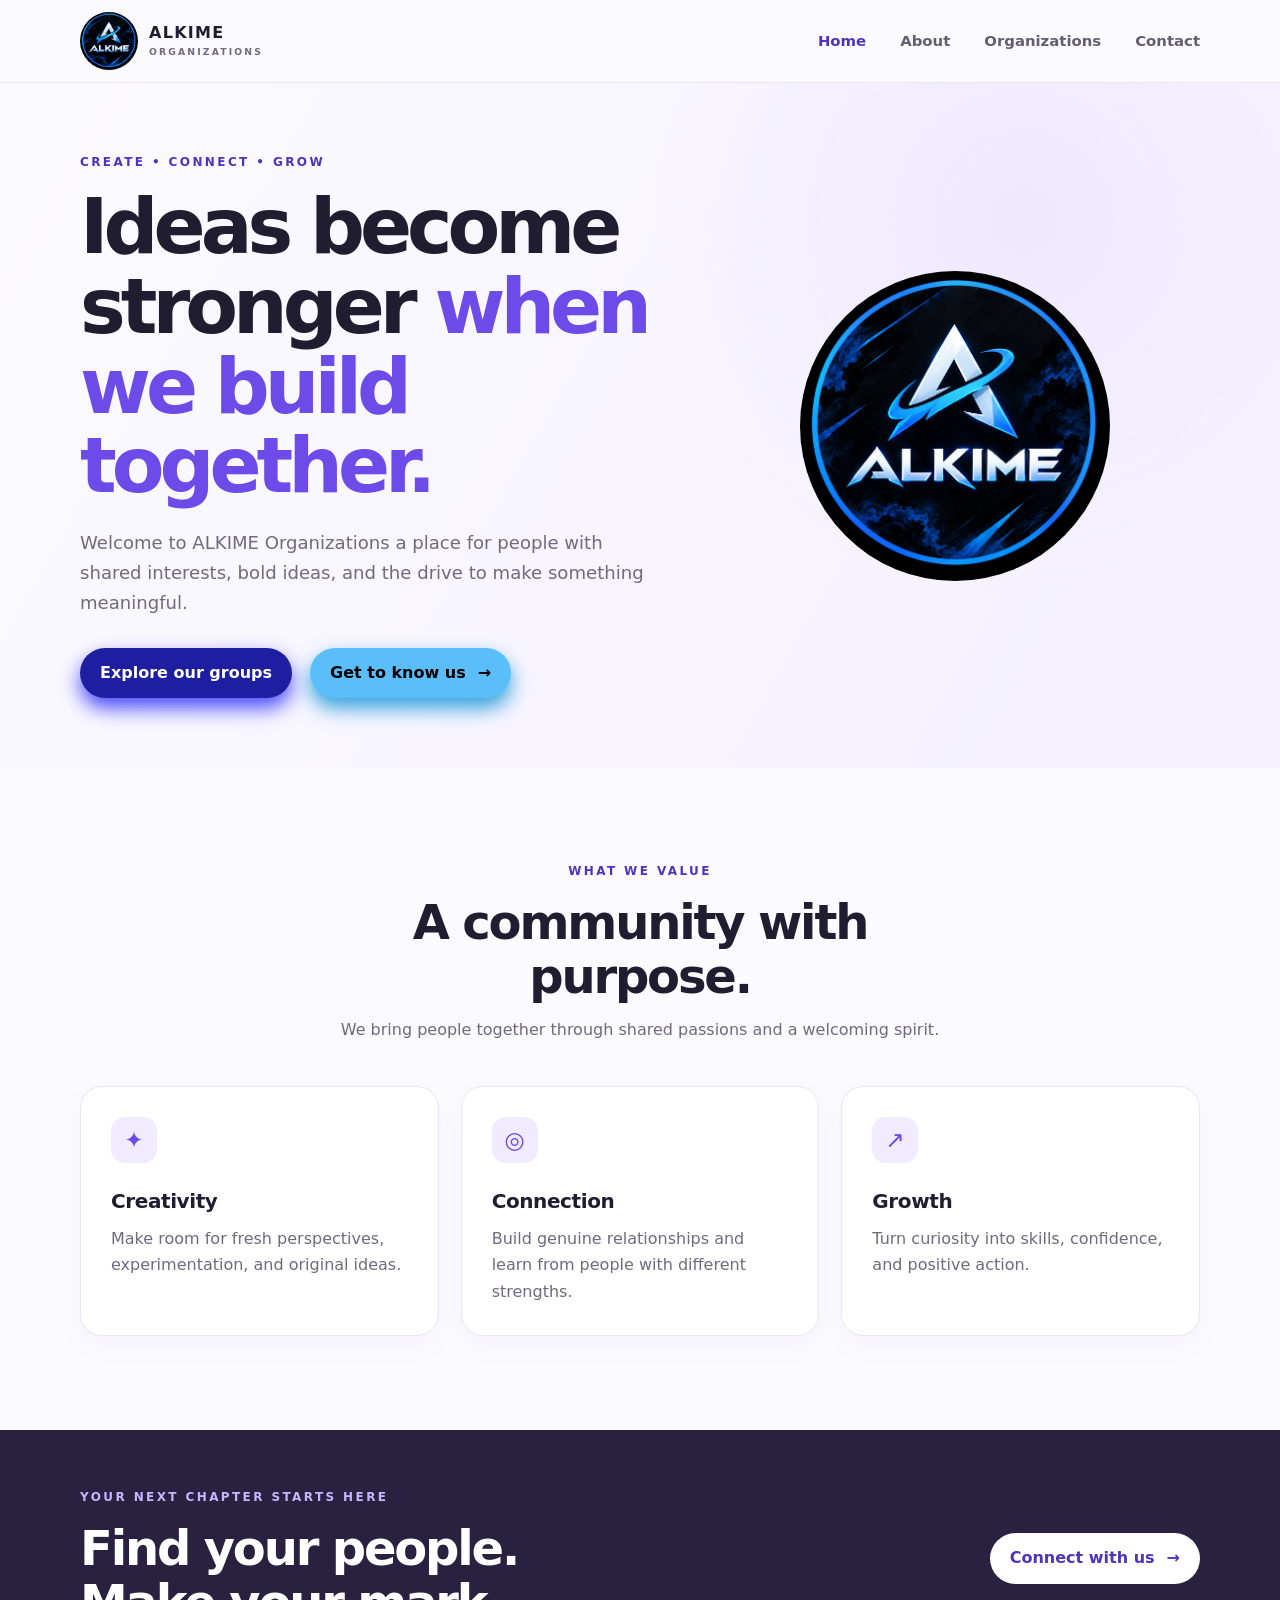
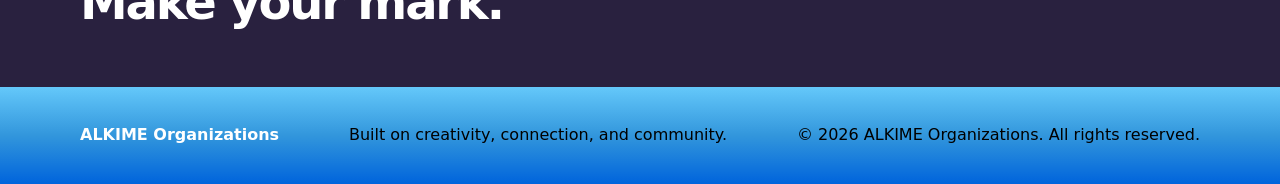
<file: index.html>
<!doctype html>
<html lang="en">
<head>
  <meta charset="utf-8">
  <meta name="viewport" content="width=device-width, initial-scale=1">
  <meta name="description" content="Discover ALKIME Organizations, a community built around creativity, collaboration, and growth.">
  <title>ALKIME Organizations | Home</title>
  <link rel="stylesheet" href="styles.css">
</head>

<body>
  <a class="skip-link" href="#main">Skip to main content</a>
  <header class="site-header">
    <div class="container header-inner">
      <a class="brand" href="index.html" aria-label="ALKIME Organizations home">
        <img class="brand-logo" src="Alkime.png" alt="ALKIME logo">
        <span>ALKIME <small>ORGANIZATIONS</small></span>
      </a>
      <nav aria-label="Main navigation">
        <ul class="nav-list">
          <li><a aria-current="page" href="index.html">Home</a></li>
          <li><a href="about.html">About</a></li>
          <li><a href="organizations.html">Organizations</a></li>
          <li><a href="contact.html">Contact</a></li>
        </ul>
      </nav>
    </div>
  </header>

  <main id="main">
    <section class="hero">
      <div class="container hero-grid">
        <div class="hero-copy">
          <p class="eyebrow">CREATE • CONNECT • GROW</p>
          <h1>Ideas become stronger <span>when we build together.</span></h1>
          <p class="lead">Welcome to ALKIME Organizations a place for people with shared interests, bold ideas, and the drive to make something meaningful.</p>
          <div class="button-row">
            <a class="button button-primary" href="organizations.html">Explore our groups</a>
            <a class="button button-quiet" href="about.html">Get to know us <span aria-hidden="true">→</span></a>
          </div>
        </div>
        <div class="hero-art">
          <img class="hero-logo" src="Alkime.png" alt="ALKIME logo">
        </div>
      </div>
    </section>

    <section class="section container">
      <div class="section-heading">
        <p class="eyebrow">WHAT WE VALUE</p>
        <h2>A community with purpose.</h2>
        <p>We bring people together through shared passions and a welcoming spirit.</p>
      </div>
      <div class="card-grid three">
        <article class="info-card"><span class="card-icon" aria-hidden="true">✦</span><h3>Creativity</h3><p>Make room for fresh perspectives, experimentation, and original ideas.</p></article>
        <article class="info-card"><span class="card-icon" aria-hidden="true">◎</span><h3>Connection</h3><p>Build genuine relationships and learn from people with different strengths.</p></article>
        <article class="info-card"><span class="card-icon" aria-hidden="true">↗</span><h3>Growth</h3><p>Turn curiosity into skills, confidence, and positive action.</p></article>
      </div>
    </section>

    <section class="feature-band">
      <div class="container feature-inner">
        <div><p class="eyebrow">YOUR NEXT CHAPTER STARTS HERE</p><h2>Find your people.<br>Make your mark.</h2></div>
        <a class="button button-light" href="contact.html">Connect with us <span aria-hidden="true">→</span></a>
      </div>
    </section>
  </main>

  <footer class="site-footer">
    <div class="container footer-inner">
      <a class="footer-brand" href="index.html">ALKIME Organizations</a>
      <p>Built on creativity, connection, and community.</p>
      <small>© 2026 ALKIME Organizations. All rights reserved.</small>
    </div>
  </footer>
</body>
</html>
</file>
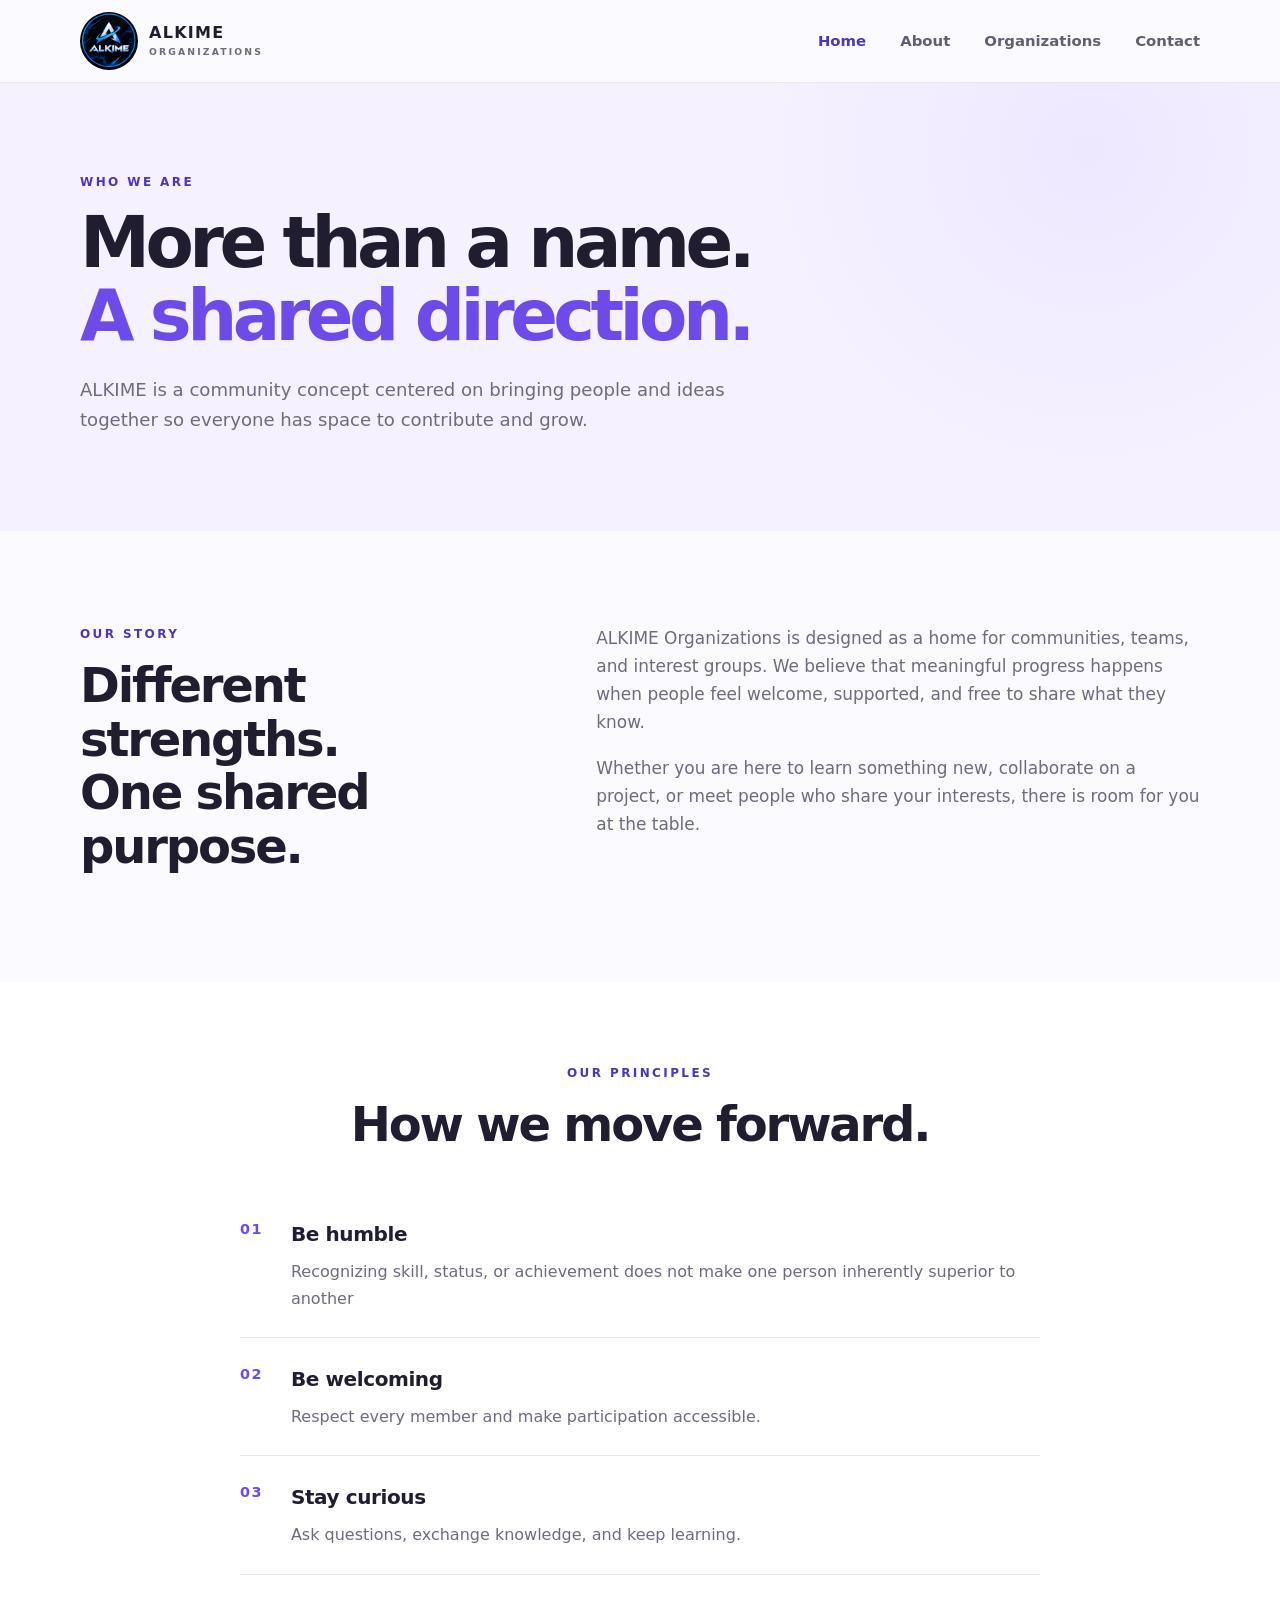
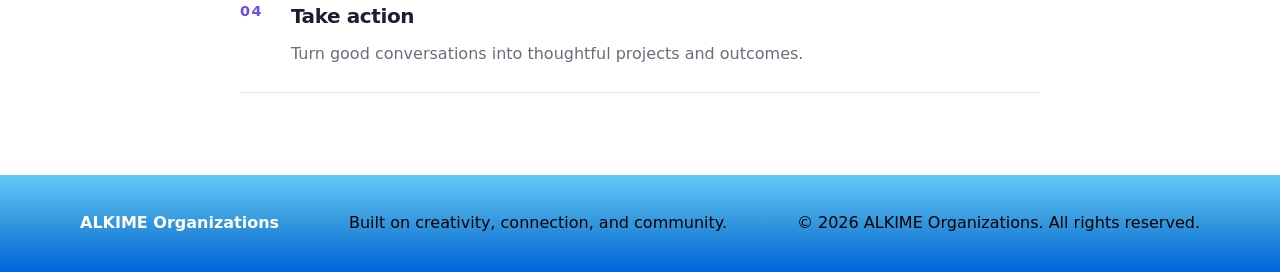
<file: about.html>
<!doctype html>
<html lang="en">
<head>
  <meta charset="utf-8">
  <meta name="viewport" content="width=device-width, initial-scale=1">
  <meta name="description" content="Learn about the purpose and values of ALKIME Organizations.">
  <title>About | ALKIME Organizations</title>
  <link rel="stylesheet" href="styles.css">
</head>

<body>
  <a class="skip-link" href="#main">Skip to main content</a>
  <header class="site-header">
    <div class="container header-inner">
      <a class="brand" href="index.html" aria-label="ALKIME Organizations home">
        <img class="brand-logo" src="Alkime.png" alt="ALKIME logo">
        <span>ALKIME <small>ORGANIZATIONS</small></span>
      </a>
      <nav aria-label="Main navigation">
        <ul class="nav-list">
          <li><a aria-current="page" href="index.html">Home</a></li>
          <li><a href="about.html">About</a></li>
          <li><a href="organizations.html">Organizations</a></li>
          <li><a href="contact.html">Contact</a></li>
        </ul>
      </nav>
    </div>
  </header>

  <main id="main">
    <section class="page-hero">
      <div class="container">
        <p class="eyebrow">WHO WE ARE</p>
        <h1>More than a name.<br><span>A shared direction.</span></h1>
        <p class="lead narrow">ALKIME is a community concept centered on bringing people and ideas together so everyone has space to contribute and grow.</p>
      </div>
    </section>

    <section class="section container split-section">
      <div>
        <p class="eyebrow">OUR STORY</p><h2>Different strengths.<br>One shared purpose.</h2>
      </div>

      <div class="prose">
        <p>ALKIME Organizations is designed as a home for communities, teams, and interest groups. We believe that meaningful progress happens when people feel welcome, supported, and free to share what they know.</p><p>Whether you are here to learn something new, collaborate on a project, or meet people who share your interests, there is room for you at the table.</p>
      </div>
    </section>
    <section class="values-section">
      <div class="container">
        <div class="section-heading">
          <p class="eyebrow">OUR PRINCIPLES</p><h2>How we move forward.</h2>
        </div>

        <div class="value-list">
          <article>
            <span>01</span>
              <div>
                <h3>Be humble</h3>
                <p>Recognizing skill, status, or achievement does not make one person inherently superior to another</p>
              </div>
          </article>
          <article>
            <span>02</span>
              <div>
                <h3>Be welcoming</h3>
                <p>Respect every member and make participation accessible.</p>
              </div>
          </article>

          <article>
            <span>03</span>
            <div>
              <h3>Stay curious</h3>
              <p>Ask questions, exchange knowledge, and keep learning.</p>
            </div>
          </article>

          <article>
            <span>04</span>
            <div>
              <h3>Take action</h3>
              <p>Turn good conversations into thoughtful projects and outcomes.</p>
            </div>
          </article>
        </div>
      </div>
    </section>
  </main>

  <footer class="site-footer">
    <div class="container footer-inner">
      <a class="footer-brand" href="index.html">ALKIME Organizations</a>
      <p>Built on creativity, connection, and community.</p>
      <small>© 2026 ALKIME Organizations. All rights reserved.</small>
    </div>
  </footer>
</body>
</html>
</file>
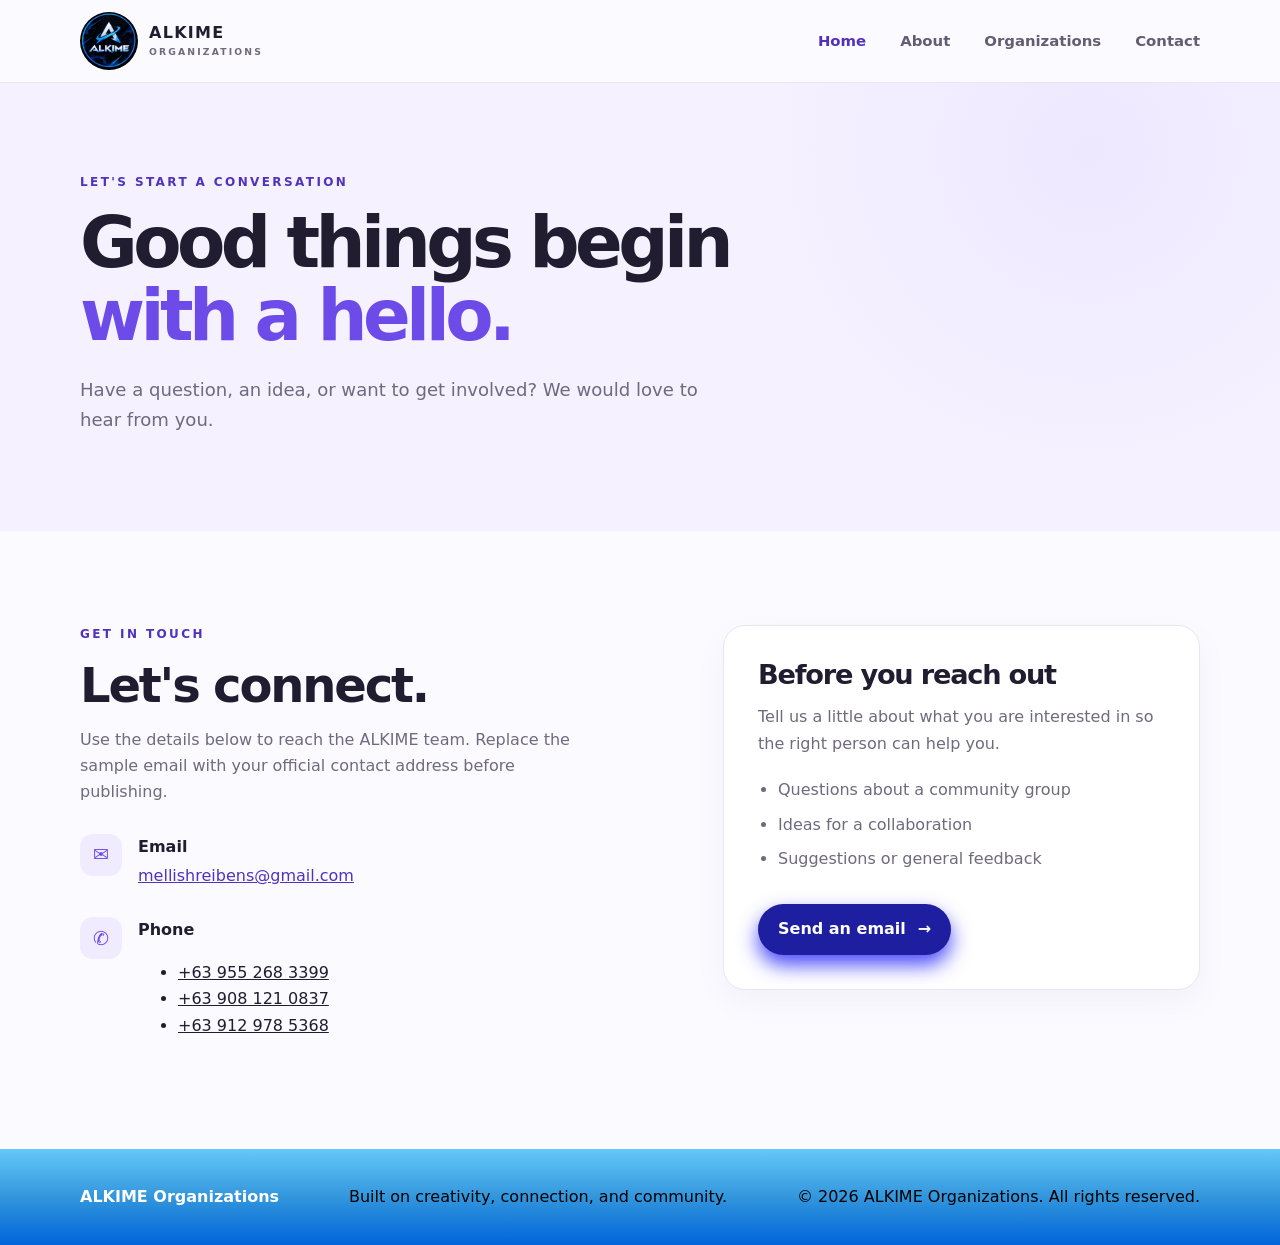
<file: contact.html>
<!doctype html>
<html lang="en">
<head>
  <meta charset="utf-8">
  <meta name="viewport" content="width=device-width, initial-scale=1">
  <meta name="description" content="Contact ALKIME Organizations and learn how to get involved.">
  <title>Contact | ALKIME Organizations</title>
  <link rel="stylesheet" href="styles.css">
</head>

<body>
  <a class="skip-link" href="#main">Skip to main content</a>
  <header class="site-header">
    <div class="container header-inner">
      <a class="brand" href="index.html" aria-label="ALKIME Organizations home">
        <img class="brand-logo" src="Alkime.png" alt="ALKIME logo">
        <span>ALKIME <small>ORGANIZATIONS</small></span>
      </a>
      <nav aria-label="Main navigation">
        <ul class="nav-list">
          <li><a aria-current="page" href="index.html">Home</a></li>
          <li><a href="about.html">About</a></li>
          <li><a href="organizations.html">Organizations</a></li>
          <li><a href="contact.html">Contact</a></li>
        </ul>
      </nav>
    </div>
  </header>


  <main id="main">
    <section class="page-hero">
      <div class="container">
        <p class="eyebrow">LET'S START A CONVERSATION</p>
        <h1>Good things begin<br><span>with a hello.</span></h1>
        <p class="lead narrow">Have a question, an idea, or want to get involved? We would love to hear from you.</p>
      </div>
    </section>

    <section class="section container contact-layout">
      <div class="contact-copy">
        <p class="eyebrow">GET IN TOUCH</p>
        <h2>Let's connect.</h2>
        <p>Use the details below to reach the ALKIME team. Replace the sample email with your official contact address before publishing.</p>
          
        <div class="contact-detail">
            <span aria-hidden="true">✉</span>
            <div>
              <strong>Email</strong>
              <p><a href="mailto:mellishreibens@gmail.com">mellishreibens@gmail.com</a></p>
            </div>
        </div>

        <div class="contact-detail">
          <span aria-hidden="true">✆</span>
            <div>
              <strong>Phone</strong>
              <ul>
                <li>+63 955 268 3399</li>
                <li>+63 908 121 0837</li>
                <li>+63 912 978 5368</li>
              </ul>
            </div>
        </div>

        </div>
      </div>

      <aside class="contact-panel">
        <h2>Before you reach out</h2>
        <p>Tell us a little about what you are interested in so the right person can help you.</p>
        <ul>
          <li>Questions about a community group</li>
          <li>Ideas for a collaboration</li>
          <li>Suggestions or general feedback</li>
        </ul>
        <a class="button button-primary" href="mailto:kianormo01@gmail.com">Send an email <span aria-hidden="true">→</span></a>
      </aside>
    </section>

  </main>
  <footer class="site-footer">
    <div class="container footer-inner">
      <a class="footer-brand" href="index.html">ALKIME Organizations</a>
      <p>Built on creativity, connection, and community.</p>
      <small>© 2026 ALKIME Organizations. All rights reserved.</small>
    </div>
  </footer>
</body>
</html>
</file>
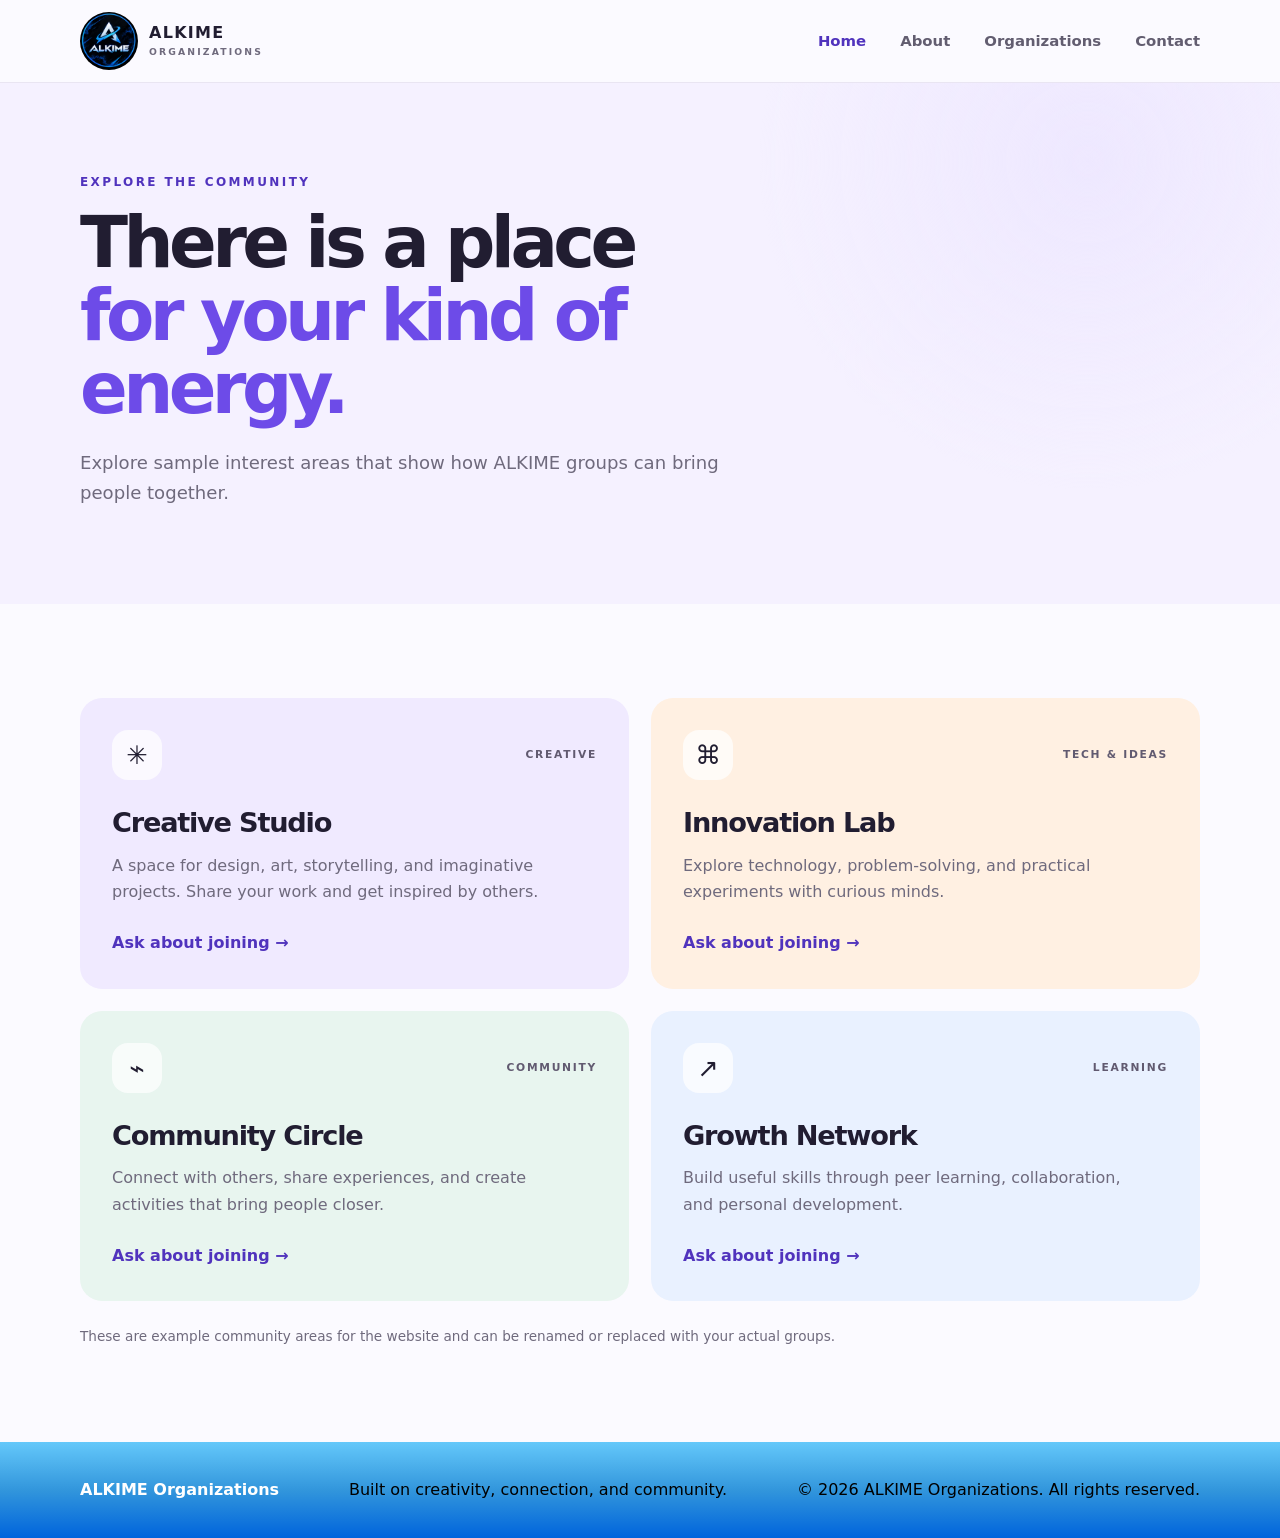
<file: organizations.html>
<!doctype html>
<html lang="en">
<head>
  <meta charset="utf-8">
  <meta name="viewport" content="width=device-width, initial-scale=1">
  <meta name="description" content="Explore the community areas at ALKIME Organizations.">
  <title>Organizations | ALKIME Organizations</title>
  <link rel="stylesheet" href="styles.css">
</head>

<body>
  <a class="skip-link" href="#main">Skip to main content</a>
  <header class="site-header">
    <div class="container header-inner">
      <a class="brand" href="index.html" aria-label="ALKIME Organizations home">
        <img class="brand-logo" src="Alkime.png" alt="ALKIME logo">
        <span>ALKIME <small>ORGANIZATIONS</small></span>
      </a>
      <nav aria-label="Main navigation">
        <ul class="nav-list">
          <li><a aria-current="page" href="index.html">Home</a></li>
          <li><a href="about.html">About</a></li>
          <li><a href="organizations.html">Organizations</a></li>
          <li><a href="contact.html">Contact</a></li>
        </ul>
      </nav>
    </div>
  </header>

  <main id="main">
    <section class="page-hero">
      <div class="container">
        <p class="eyebrow">EXPLORE THE COMMUNITY</p>
        <h1>There is a place<br><span>for your kind of energy.</span></h1>
        <p class="lead narrow">Explore sample interest areas that show how ALKIME groups can bring people together.</p>
      </div>
    </section>
    
    <section class="section container">
      <div class="card-grid two">
          <article class="org-card org-purple">
            <div class="org-top">
              <span class="org-symbol" aria-hidden="true">✳</span>
              <span class="tag">CREATIVE</span>
            </div>
            <h2>Creative Studio</h2>
            <p>A space for design, art, storytelling, and imaginative projects. Share your work and get inspired by others.</p>
            <a class="text-link" href="contact.html">Ask about joining <span aria-hidden="true">→</span></a>
          </article>

          <article class="org-card org-orange">
            <div class="org-top">
              <span class="org-symbol" aria-hidden="true">⌘</span>
              <span class="tag">TECH & IDEAS</span>
            </div>
            <h2>Innovation Lab</h2>
            <p>Explore technology, problem-solving, and practical experiments with curious minds.</p>
            <a class="text-link" href="contact.html">Ask about joining <span aria-hidden="true">→</span></a>
          </article>

          <article class="org-card org-green">
            <div class="org-top">
              <span class="org-symbol" aria-hidden="true">⌁</span>
              <span class="tag">COMMUNITY</span>
            </div>
            <h2>Community Circle</h2>
            <p>Connect with others, share experiences, and create activities that bring people closer.</p>
            <a class="text-link" href="contact.html">Ask about joining <span aria-hidden="true">→</span></a>
          </article>

          <article class="org-card org-blue">
            <div class="org-top"><span class="org-symbol" aria-hidden="true">↗</span>
              <span class="tag">LEARNING</span>
            </div>
              <h2>Growth Network</h2><p>Build useful skills through peer learning, collaboration, and personal development.</p>
              <a class="text-link" href="contact.html">Ask about joining <span aria-hidden="true">→</span></a>
            </article>
      </div>
      <p class="note">These are example community areas for the website and can be renamed or replaced with your actual groups.</p>
    </section>
  </main>

  <footer class="site-footer">
    <div class="container footer-inner">
      <a class="footer-brand" href="index.html">ALKIME Organizations</a>
      <p>Built on creativity, connection, and community.</p>
      <small>© 2026 ALKIME Organizations. All rights reserved.</small>
    </div>
  </footer>
</body>
</html>
</file>
<file: styles.css>
:root {
  color-scheme: light;
  --ink: #211d31;
  --muted: #6f6a7d;
  --paper: #fbfaff;
  --purple: #6d4be8;
  --purple-dark: #5033bd;
  --line: #e9e5f2;
  --radius: 22px;
}
* { 
  box-sizing: border-box; 
}
html { 
  scroll-behavior: smooth; 
}
body { 
  margin: 0; background: var(--paper); 
  color: var(--ink); 
  font-family: Inter, ui-sans-serif, system-ui, -apple-system, BlinkMacSystemFont, "Segoe UI", sans-serif; 
  line-height: 1.65; 
}
a { 
  color: 
  inherit; 
}
a:focus-visible { 
  outline: 3px solid #f0a94b; 
  outline-offset: 4px; 
  border-radius: 4px; 
}
.container { width: min(1120px, calc(100% - 48px)); 
  margin-inline: 
  auto; 
}
.skip-link { 
  position: absolute; 
  top: -60px; left: 16px; 
  z-index: 10; 
  padding: 10px 14px; 
  background: white; 
  color: var(--ink); 
  border-radius: 8px; 
}
.skip-link:focus { 
  top: 12px; 
}
.site-header { 
  position: relative; 
  z-index: 2; 
  background: rgba(251,250,255,.94); 
  border-bottom: 1px solid var(--line); 
}
.header-inner { 
  min-height: 82px; 
  display: flex; 
  align-items: center; 
  justify-content: space-between; 
  gap: 28px; 
}
.brand { 
  display: inline-flex; 
  align-items: center; 
  gap: 11px; 
  text-decoration: none; 
  font-weight: 850; 
  letter-spacing: .08em; 
  line-height: 1.15; 
}
.brand small { 
  display: block; 
  margin-top: 4px; 
  color: var(--muted); 
  font-size: .58rem; 
  letter-spacing: .23em; 
}
.brand-mark { 
  display: grid; 
  place-items: center; 
  width: 42px; 
  height: 42px; 
  border-radius: 14px; 
  background: var(--purple); 
  color: white; 
  font-size: 1.35rem; 
  font-weight: 800; 
}
.nav-list { 
  display: flex; 
  align-items: center; 
  gap: clamp(14px, 3vw, 34px);
  margin: 0; padding: 0; 
  list-style: none; 
}
.nav-list a { 
  color: #625d70; 
  text-decoration: none; 
  font-size: .93rem; 
  font-weight: 650;
}
.nav-list a:hover, .nav-list a[aria-current="page"] { 
  color: var(--purple-dark);
}
.hero { 
  overflow: hidden; 
  background: radial-gradient(circle at 80% 20%, #eee8ff 0, transparent 32%), linear-gradient(120deg, #fbfaff, #f4f0ff); 
}
.hero-grid { 
  min-height: 590px; 
  display: grid; 
  grid-template-columns: 1.08fr .92fr; 
  align-items: center; 
  gap: 55px; 
  padding-block: 70px; 
}
.eyebrow { 
  margin: 0 0 14px; 
  color: var(--purple-dark); 
  font-size: .75rem; 
  font-weight: 850; 
  letter-spacing: .2em; 
}
h1, h2, h3, p { 
  margin-top: 0; 
}
h1 { 
  max-width: 720px; 
  margin-bottom: 22px; 
  font-size: clamp(2.8rem, 6vw, 5.2rem); 
  line-height: 1.04; 
  letter-spacing: -.065em; 
}
h1 span { 
  color: var(--purple); 
}
h2 {
   margin-bottom: 14px; 
   font-size: clamp(2rem, 4vw, 3rem); 
   line-height: 1.12; 
   letter-spacing: -.045em; 
}
h3 { 
  margin-bottom: 8px; 
  font-size: 1.25rem; 
  letter-spacing: -.02em; 
}
.lead { 
  max-width: 590px; 
  color: var(--muted); 
  font-size: 1.13rem; 
}
.narrow { 
  max-width: 650px; 
}
.button-row { 
  display: flex; 
  flex-wrap: wrap; 
  align-items: center; 
  gap: 18px; 
  margin-top: 30px; 
}
.button { 
  display: inline-flex; 
  align-items: center; 
  justify-content: center; 
  gap: 12px; 
  min-height: 48px; 
  padding: 12px 20px; 
  border-radius: 999px; 
  font-weight: 750; 
  text-decoration: none; 
  transition: transform .2s ease, background .2s ease; }
.button:hover { 
  transform: translateY(-4px); 
}
.button-primary { 
  background: rgb(30, 30, 160); 
  color: rgb(255, 255, 255); 
  box-shadow: 0 10px 20px rgb(75, 75, 250); 
}
.button-quiet { 
  color: rgb(0, 0, 0);
  background-color: rgb(90, 190, 250);
  box-shadow: 0 10px 20px rgb(50, 160, 220);
}
.button-light { 
  background: rgb(255, 255, 255); 
  color: var(--purple-dark);
}
.hero-art { 
  min-height: 410px; 
  display: grid; 
  place-items: center; 
}
.hero-logo { 
  display: block; 
  width: min(310px, 78%); 
  height: auto; 
  object-fit: contain;
  border-radius: 400%;
}
.section { 
  padding-block: 94px; 
}
.section-heading { 
  max-width: 620px; 
  margin: 0 auto 42px; 
  text-align: center; 
}
.section-heading > p:last-child { 
  color: var(--muted); 
}
.card-grid { 
  display: grid; 
  gap: 22px; 
}
.card-grid.three { 
  grid-template-columns: repeat(3, 1fr);
}
.card-grid.two { 
  grid-template-columns: repeat(2, 1fr); 
}
.info-card { 
  padding: 30px; 
  border: 1px solid var(--line); 
  border-radius: var(--radius); 
  background: white; 
  box-shadow: 0 10px 30px #34206b08; 
}
.info-card p, .org-card p { 
  margin-bottom: 0; 
  color: var(--muted); 
}
.card-icon { 
  display: grid; 
  place-items: center; 
  width: 46px; 
  height: 46px; 
  margin-bottom: 22px; 
  border-radius: 14px; 
  background: #f0ebff; 
  color: var(--purple); 
  font-size: 1.45rem; 
}
.feature-band { 
  padding-block: 58px; 
  background: #29213f; 
  color: white; 
}
.feature-inner { 
  display: flex; 
  align-items: center; 
  justify-content: space-between; 
  gap: 30px; 
}
.feature-inner .eyebrow { 
  color: #c4b5ff; 
}
.feature-inner h2 {
   margin: 0; 
}
.site-footer {
  padding-block: 35px; 
  background: linear-gradient(rgb(100, 200, 250),rgb(50, 150, 220),rgb(0, 100, 220)); 
}
.footer-inner { 
  display: flex; align-items: center; 
  justify-content: space-between; 
  flex-wrap: wrap; 
  gap: 12px 24px; 
}
.footer-brand { 
  color: white; 
  font-weight: 800; 
  text-decoration: none; 
}
.footer-inner p { 
  margin: 0; color: rgb(0, 0, 0); 
  font-size: medium; 
}
.footer-inner small { 
  color: rgb(0, 0, 0);
  font-size: medium; 
}
.page-hero { 
  padding-block: 90px 78px; 
  background: radial-gradient(circle at 85% 15%, #eee8ff 0, transparent 28%), #f5f1ff; 
}
.page-hero h1 { 
  font-size: clamp(2.8rem, 5.5vw, 4.5rem);
}
.split-section { 
  display: grid; 
  grid-template-columns: .85fr 1.15fr; 
  gap: 70px; 
  align-items: start; 
}
.prose { 
  color: var(--muted); 
  font-size: 1.06rem; 
}
.prose p + p { 
  margin-top: 18px; 
}
.values-section { 
  padding-block: 82px; 
  background: white; 
}
.value-list { 
  max-width: 800px; 
  margin: 0 auto; 
}
.value-list article { 
  display: flex; 
  gap: 28px; 
  padding: 25px 0; 
  border-bottom: 1px solid var(--line); 
}
.value-list article > span { 
  color: var(--purple); 
  font-size: .9rem; 
  font-weight: 850; 
  letter-spacing: .1em; 
}
.value-list p { 
  margin: 0; 
  color: var(--muted); 
}
.org-card { 
  min-height: 290px; 
  padding: 32px; 
  border-radius: var(--radius); 
  display: flex; 
  flex-direction: column; 
  align-items: flex-start; 
}
.org-purple { 
  background: #f0eaff; 
}
.org-orange { 
    background: #fff0e2; 
}
.org-green { 
  background: #e8f5ef; 
}
.org-blue { 
  background: #e9f1ff; 
}
.org-top { 
  width: 100%; 
  display: flex; 
  justify-content: space-between; 
  align-items: center; 
  margin-bottom: 28px; 
}
.org-symbol { 
  display: grid; 
  place-items: center; 
  width: 50px; 
  height: 50px; 
  border-radius: 16px; 
  background: #ffffffb8; 
  font-size: 1.6rem; 
}
.tag { 
  color: #615a70; 
  font-size: .67rem; 
  font-weight: 850; 
  letter-spacing: .16em; 
}
.org-card h2 { 
  font-size: 1.7rem; 
}
.org-card p { 
  max-width: 460px; 
}
.text-link { 
  margin-top: auto; 
  padding-top: 25px; 
  color: var(--purple-dark); 
  font-weight: 800; 
  text-decoration: none; 
}
.text-link:hover { 
  text-decoration: underline; 
}
.note { 
  margin: 24px 0 0; 
  color: var(--muted); 
  font-size: .85rem; 
}
.contact-layout { 
  display: grid; 
  grid-template-columns: 1.1fr .9fr; 
  gap: 60px; 
  align-items: start; 
}
.contact-copy > p:not(.eyebrow) { 
  max-width: 490px; 
  color: var(--muted); 
}
.contact-detail { 
  display: flex; 
  align-items: flex-start; 
  gap: 16px; 
  margin-top: 28px; 
}
.contact-detail > span { 
  display: grid; 
  place-items: center; 
  width: 42px; 
  height: 42px; 
  border-radius: 13px; 
  background: #f0ebff; 
  color: var(--purple); 
  font-size: 1.2rem; 
}
.contact-detail p { 
  margin: 3px 0 0; 
  color: var(--purple-dark);
}
.contact-detail li {
text-decoration: underline;
}
.contact-panel { 
  padding: 34px; 
  border: 1px solid var(--line); 
  border-radius: var(--radius); 
  background: white; 
  box-shadow: 0 12px 35px #34206b0a; 
}
.contact-panel h2 { 
  font-size: 1.7rem; 
}
.contact-panel p, .contact-panel li { 
  color: var(--muted); 
}
.contact-panel ul { 
  padding-left: 20px; 
  margin-bottom: 28px; 
}
.contact-panel li { 
  padding: 4px 0; 
}
@media (max-width: 760px) {
  .container { 
    width: min(100% - 36px, 560px); 
  }
  .header-inner { 
    padding-block: 17px; 
    align-items: flex-start; 
    flex-direction: column; 
    gap: 16px; 
  }
  .nav-list { 
    flex-wrap: wrap; 
    gap: 10px 20px; 
  }
  .nav-list a { 
    font-size: .88rem; 
  }
  .hero-grid { 
    min-height: auto; 
    grid-template-columns: 1fr; 
    gap: 10px; 
    padding-block: 65px 35px; 
  }
  .hero-art { 
    min-height: 260px; 
  }
  .hero-logo {
     width: min(240px, 70%); 
  }
  .section { 
    padding-block: 68px; 
  }
  .card-grid.three, .card-grid.two, .split-section, .contact-layout { 
    grid-template-columns: 1fr; 
  }
  .split-section, .contact-layout { 
    gap: 28px; 
  }
  .feature-inner { 
    align-items: flex-start; 
    flex-direction: column; 
  }
  .page-hero { 
    padding-block: 68px 55px; 
  }
  .footer-inner { 
    align-items: flex-start; 
    flex-direction: column; 
  }
}
@media (prefers-reduced-motion: reduce) {
  html { 
    scroll-behavior: auto; 
  }
  *, *::before, *::after { 
    transition-duration: .01ms !important; 
    animation-duration: .01ms !important; 
    animation-iteration-count: 1 !important; 
  }
}
.brand-logo { display: block; width: 58px; height: 58px; flex: 0 0 58px; object-fit: contain; border-radius: 50%; }
</file>
